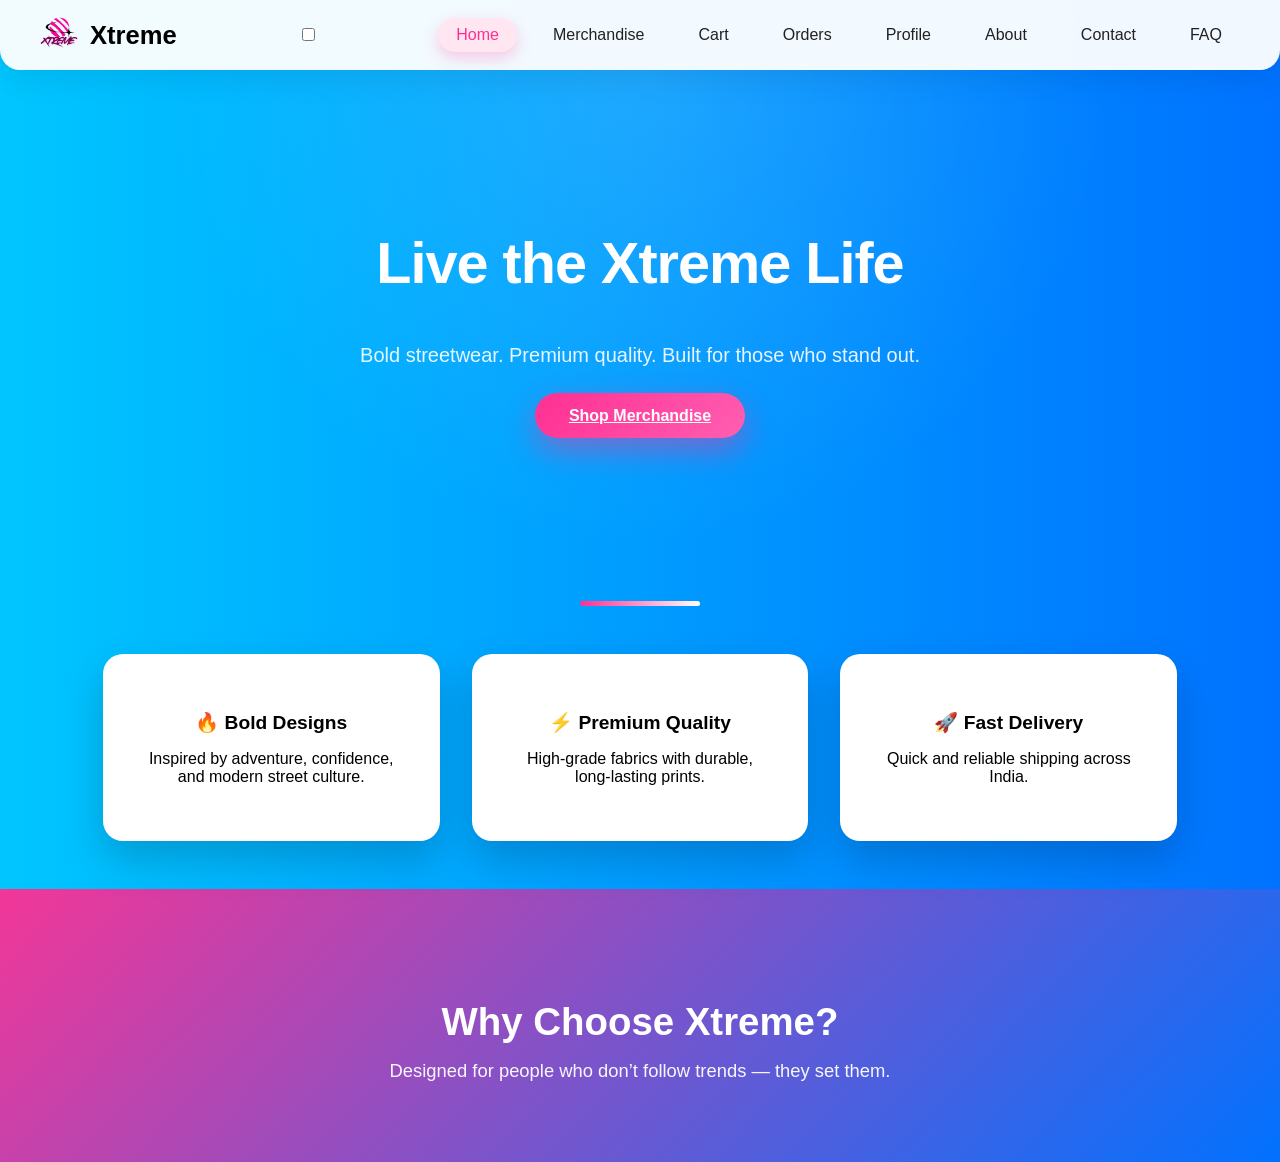
<file: index.html>
<!DOCTYPE html>
<html lang="en">
<head>
  <meta charset="UTF-8">
  <title>Xtreme | Home</title>
  <link rel="stylesheet" href="style.css">
</head>
<body>

<header>
<div class="brand logo-tilt">
  <img src="images/xtreme-logo.png" class="logo-img" alt="Xtreme Logo">
  <h1>Xtreme</h1>
</div>

<label class="theme-switch">
  <input type="checkbox" id="theme-toggle">
  <span class="switch-track">
    <span class="switch-thumb"></span>
  </span>
</label>


  <nav>
    <a href="index.html" class="nav-link">Home</a>
    <a href="merchandise.html" class="nav-link">Merchandise</a>
    <a href="cart.html" class="nav-link">Cart</a>
    <a href="orders.html" class="nav-link">Orders</a>
    <a href="profile.html" class="nav-link">Profile</a>
    <a href="about.html" class="nav-link">About</a>
    <a href="contact.html" class="nav-link">Contact</a>
    <a href="faq.html" class="nav-link">FAQ</a>
</nav>

</header>

<!-- HERO SECTION -->
<section class="hero">
  <h1>Live the Xtreme Life</h1>
  <p>
    Bold streetwear. Premium quality.  
    Built for those who stand out.
  </p>
  <a href="merchandise.html" class="btn">Shop Merchandise</a>
</section>

<!-- DIVIDER -->
<div class="divider"></div>

<!-- FEATURES -->
<section class="features">
  <div class="feature-card">
    <h3>🔥 Bold Designs</h3>
    <p>
      Inspired by adventure, confidence, and modern street culture.
    </p>
  </div>

  <div class="feature-card">
    <h3>⚡ Premium Quality</h3>
    <p>
      High-grade fabrics with durable, long-lasting prints.
    </p>
  </div>

  <div class="feature-card">
    <h3>🚀 Fast Delivery</h3>
    <p>
      Quick and reliable shipping across India.
    </p>
  </div>
</section>

<!-- BRAND STRIP -->
<section class="highlight-strip">
  <h2>Why Choose Xtreme?</h2>
  <p>
    Designed for people who don’t follow trends — they set them.
  </p>
</section>

<script src="script.js"></script>
</body>
</html>
</file>
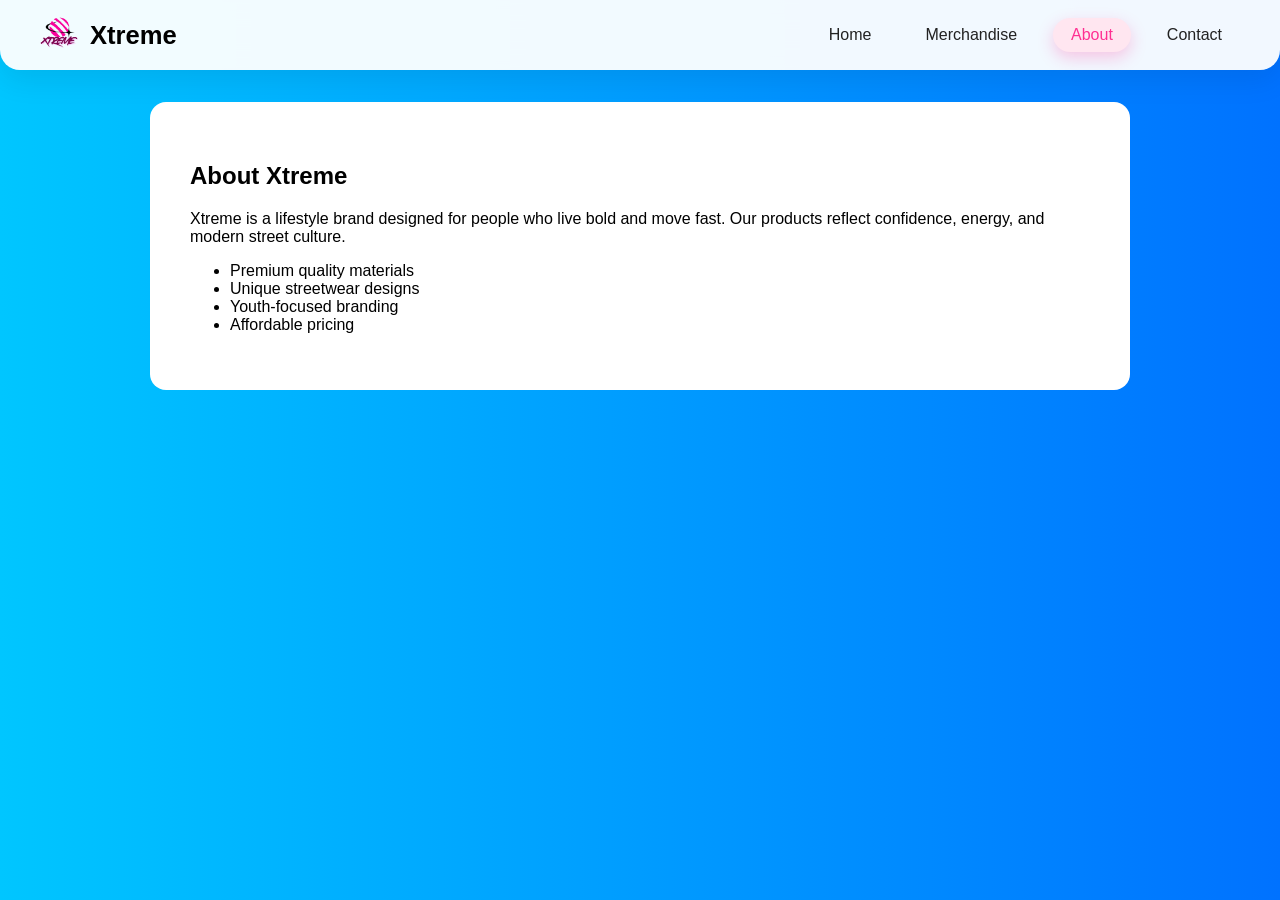
<file: about.html>
<!DOCTYPE html>
<html lang="en">
<head>
  <meta charset="UTF-8">
  <title>Xtreme | About</title>
  <link rel="stylesheet" href="style.css">
</head>
<body>

<header>
  <div class="brand">
    <img src="images/xtreme-logo.png" class="logo-img">
    <h1>Xtreme</h1>
  </div>
  <nav>
    <a href="index.html" class="nav-link">Home</a>
    <a href="merchandise.html" class="nav-link">Merchandise</a>
    <a href="about.html" class="nav-link">About</a>
    <a href="contact.html" class="nav-link">Contact</a>
  </nav>
</header>

<div class="page">
  <h2>About Xtreme</h2>
  <p>
    Xtreme is a lifestyle brand designed for people who live bold and move fast.
    Our products reflect confidence, energy, and modern street culture.
  </p>

  <ul>
    <li>Premium quality materials</li>
    <li>Unique streetwear designs</li>
    <li>Youth-focused branding</li>
    <li>Affordable pricing</li>
  </ul>
</div>

<script src="script.js"></script>
</body>
</html>
</file>
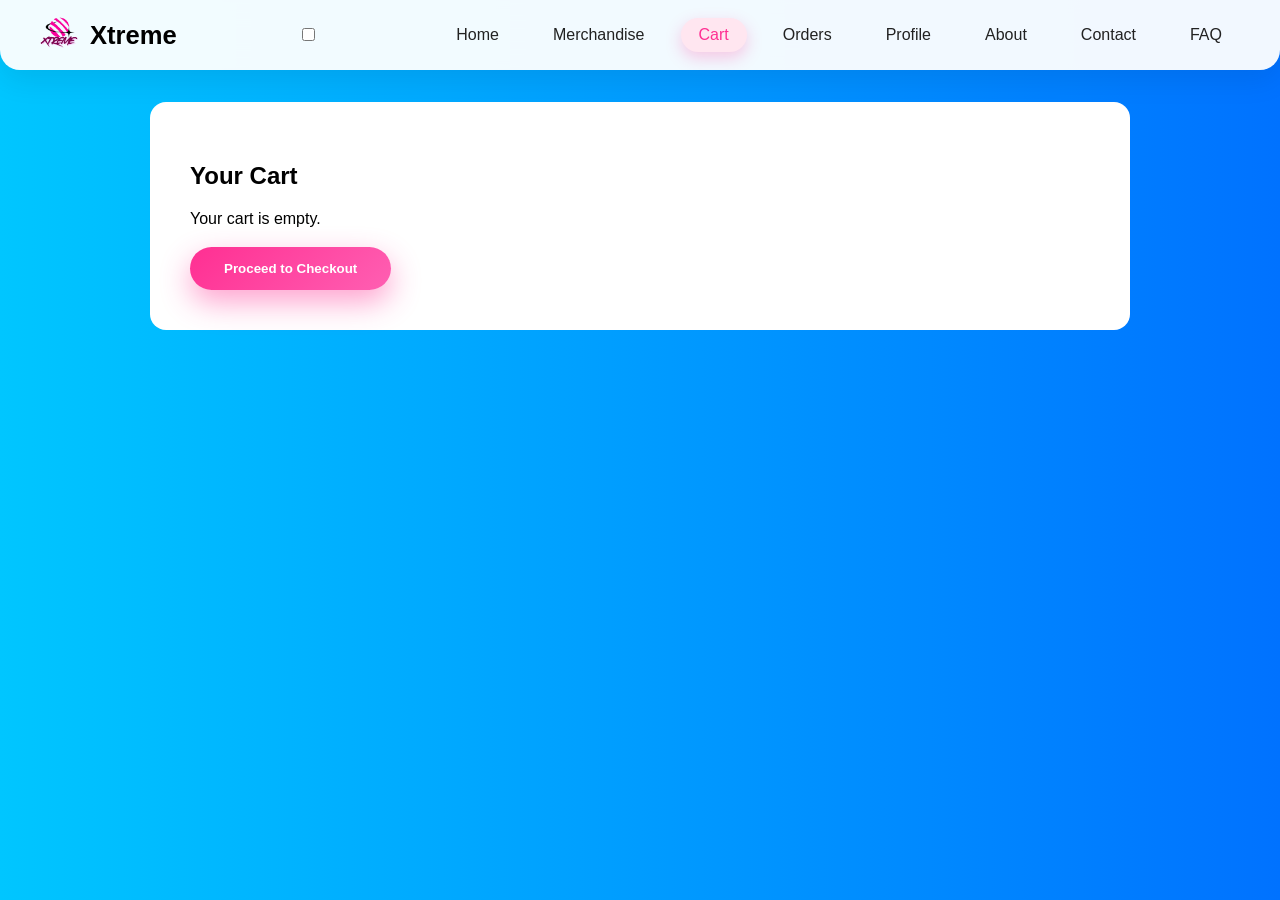
<file: cart.html>
<!DOCTYPE html>
<html lang="en">
<head>
  <meta charset="UTF-8">
  <title>Xtreme | Cart</title>
  <link rel="stylesheet" href="style.css">
</head>
<body>

<header>
<div class="brand logo-tilt">
  <img src="images/xtreme-logo.png" class="logo-img" alt="Xtreme Logo">
  <h1>Xtreme</h1>
</div>
<label class="theme-switch">
  <input type="checkbox" id="theme-toggle">
  <span class="switch-track">
    <span class="switch-thumb"></span>
  </span>
</label>


  <nav>
    <a href="index.html" class="nav-link">Home</a>
    <a href="merchandise.html" class="nav-link">Merchandise</a>
    <a href="cart.html" class="nav-link">Cart</a>
    <a href="orders.html" class="nav-link">Orders</a>
    <a href="profile.html" class="nav-link">Profile</a>
    <a href="about.html" class="nav-link">About</a>
    <a href="contact.html" class="nav-link">Contact</a>
    <a href="faq.html" class="nav-link">FAQ</a>
</nav>
</header>

<div class="page">
  <h2>Your Cart</h2>

  <!-- Cart items rendered by script.js -->
  <div id="cart-items"></div>

  <!-- Total price -->
  <h3 id="cart-total"></h3>

  <!-- Checkout button -->
  <button class="btn" onclick="checkout()">Proceed to Checkout</button>
</div>

<script src="script.js"></script>
</body>
</html>
</file>
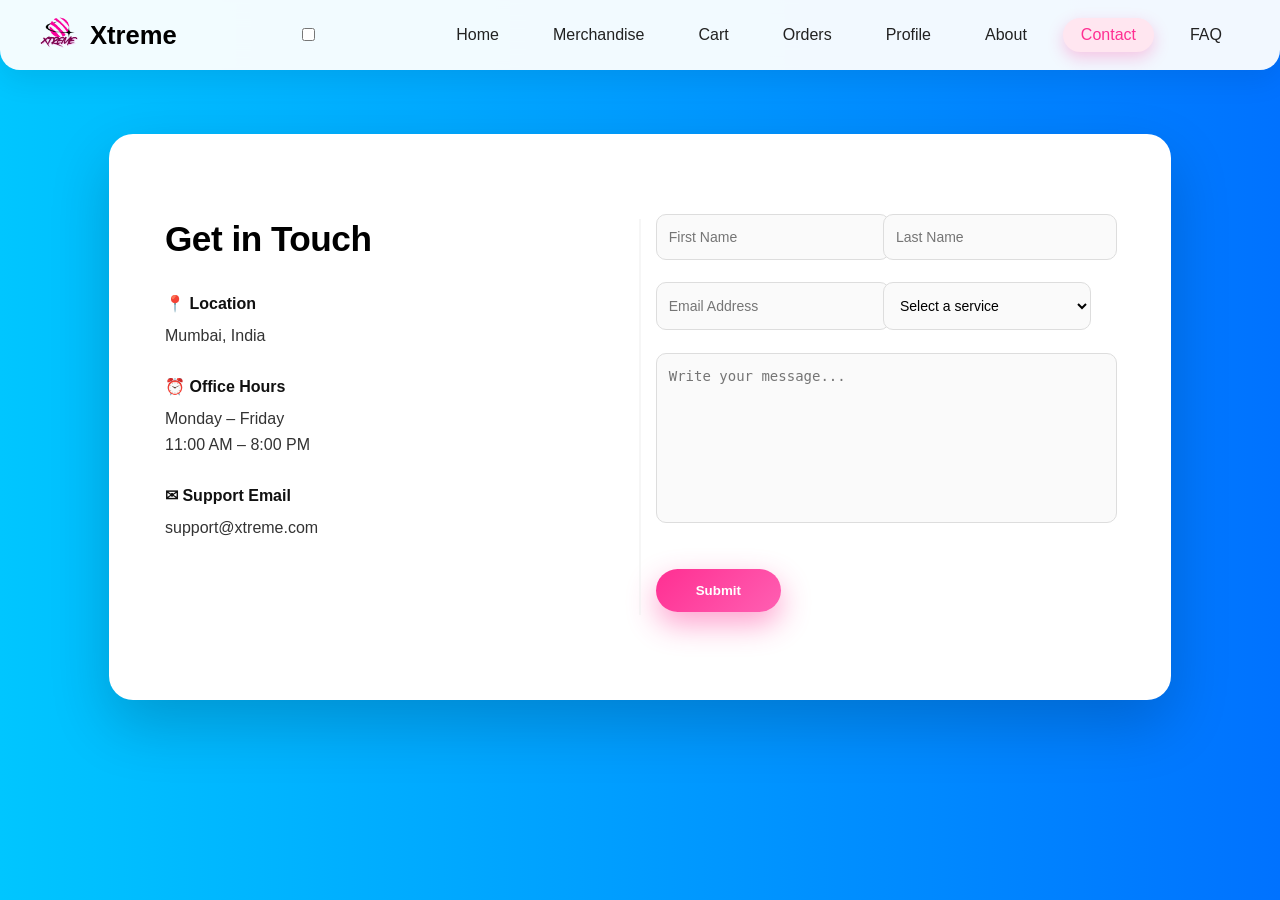
<file: contact.html>
<!DOCTYPE html>
<html lang="en">
<head>
  <meta charset="UTF-8">
  <title>Xtreme | Contact</title>
  <link rel="stylesheet" href="style.css">
</head>
<body>

<header>
  <div class="brand logo-tilt">
    <img src="images/xtreme-logo.png" class="logo-img" alt="Xtreme Logo">
    <h1>Xtreme</h1>
  </div>
<label class="theme-switch">
  <input type="checkbox" id="theme-toggle">
  <span class="switch-track">
    <span class="switch-thumb"></span>
  </span>
</label>


  <nav>
    <a href="index.html" class="nav-link">Home</a>
    <a href="merchandise.html" class="nav-link">Merchandise</a>
    <a href="cart.html" class="nav-link">Cart</a>
    <a href="orders.html" class="nav-link">Orders</a>
    <a href="profile.html" class="nav-link">Profile</a>
    <a href="about.html" class="nav-link">About</a>
    <a href="contact.html" class="nav-link">Contact</a>
    <a href="faq.html" class="nav-link">FAQ</a>
</nav>
</header>

<!-- CONTACT CARD -->
<section class="contact-container">

  <!-- LEFT INFO -->
 <div class="contact-info">
  <h2>Get in Touch</h2>

  <p class="label">📍 Location</p>
  <p>Mumbai, India</p>

  <p class="label">⏰ Office Hours</p>
  <p>
    Monday – Friday<br>
    11:00 AM – 8:00 PM
  </p>

  <p class="label">✉ Support Email</p>
  <p>support@xtreme.com</p>
</div>

  <!-- RIGHT FORM -->
  <form class="contact-form">
    <div class="form-row">
      <input type="text" placeholder="First Name" required>
      <input type="text" placeholder="Last Name" required>
    </div>

    <div class="form-row">
      <input type="email" placeholder="Email Address" required>
      <select required>
        <option value="">Select a service</option>
        <option>Merchandise</option>
        <option>Support</option>
        <option>Collaboration</option>
      </select>
    </div>

    <textarea rows="5" placeholder="Write your message..." required></textarea>

    <button type="submit" class="btn">Submit</button>
  </form>

</section>

<script src="script.js"></script>
</body>
</html>
</file>
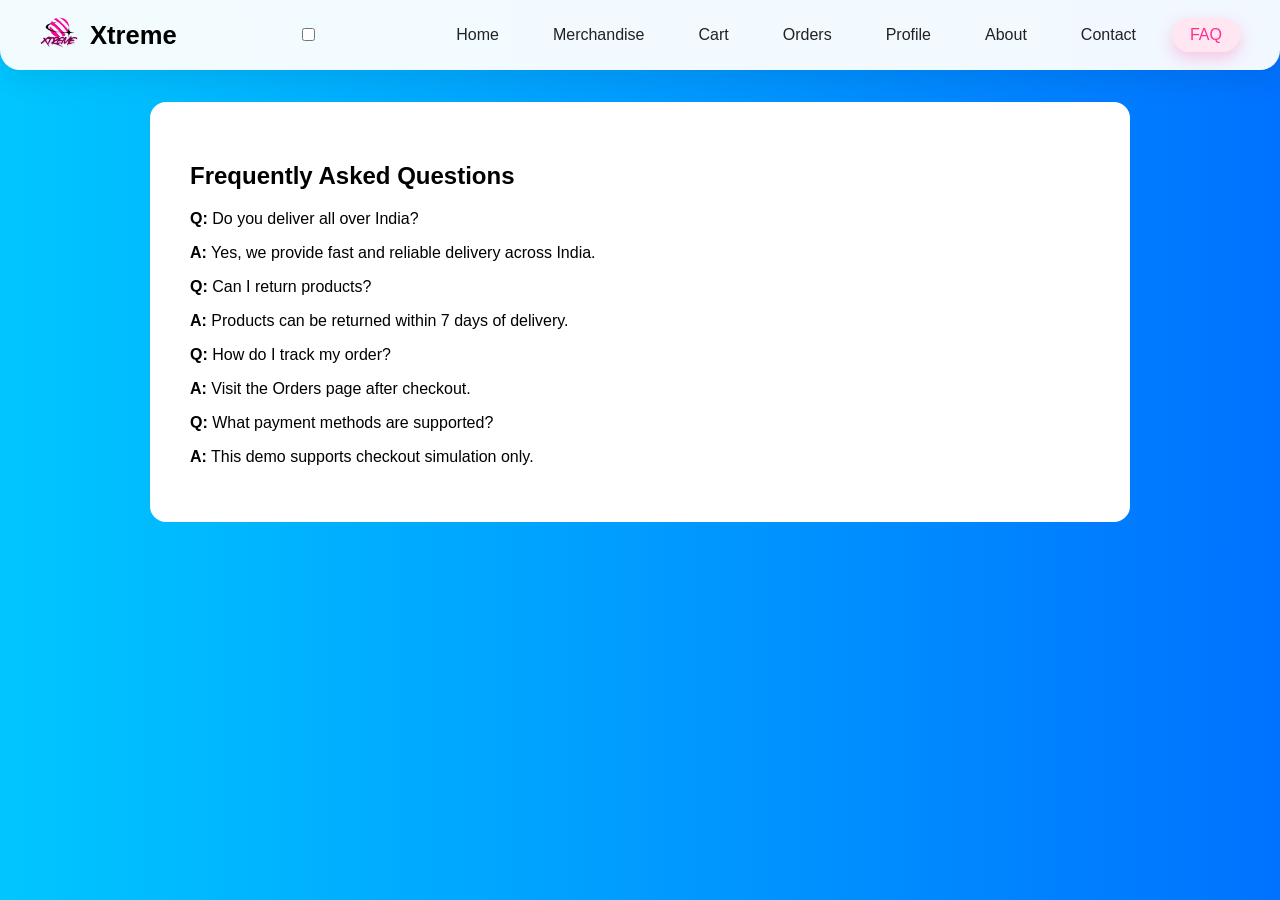
<file: faq.html>
<!DOCTYPE html>
<html lang="en">
<head>
  <meta charset="UTF-8">
  <title>Xtreme | FAQ</title>
  <link rel="stylesheet" href="style.css">
</head>
<body>

<header>
  <div class="brand logo-tilt">
    <img src="images/xtreme-logo.png" class="logo-img" alt="Xtreme Logo">
    <h1>Xtreme</h1>
  </div>

  <!-- Theme Toggle -->
  <label class="theme-switch">
    <input type="checkbox" id="theme-toggle">
    <span class="switch-track">
      <span class="switch-thumb"></span>
    </span>
  </label>

  <nav>
    <a href="index.html" class="nav-link">Home</a>
    <a href="merchandise.html" class="nav-link">Merchandise</a>
    <a href="cart.html" class="nav-link">Cart</a>
    <a href="orders.html" class="nav-link">Orders</a>
    <a href="profile.html" class="nav-link">Profile</a>
    <a href="about.html" class="nav-link">About</a>
    <a href="contact.html" class="nav-link">Contact</a>
    <a href="faq.html" class="nav-link">FAQ</a>
</nav>
</header>

<div class="page">
  <h2>Frequently Asked Questions</h2>

  <p><b>Q:</b> Do you deliver all over India?</p>
  <p><b>A:</b> Yes, we provide fast and reliable delivery across India.</p>

  <p><b>Q:</b> Can I return products?</p>
  <p><b>A:</b> Products can be returned within 7 days of delivery.</p>

  <p><b>Q:</b> How do I track my order?</p>
  <p><b>A:</b> Visit the Orders page after checkout.</p>

  <p><b>Q:</b> What payment methods are supported?</p>
  <p><b>A:</b> This demo supports checkout simulation only.</p>
</div>

<script src="script.js"></script>
</body>
</html>
</file>
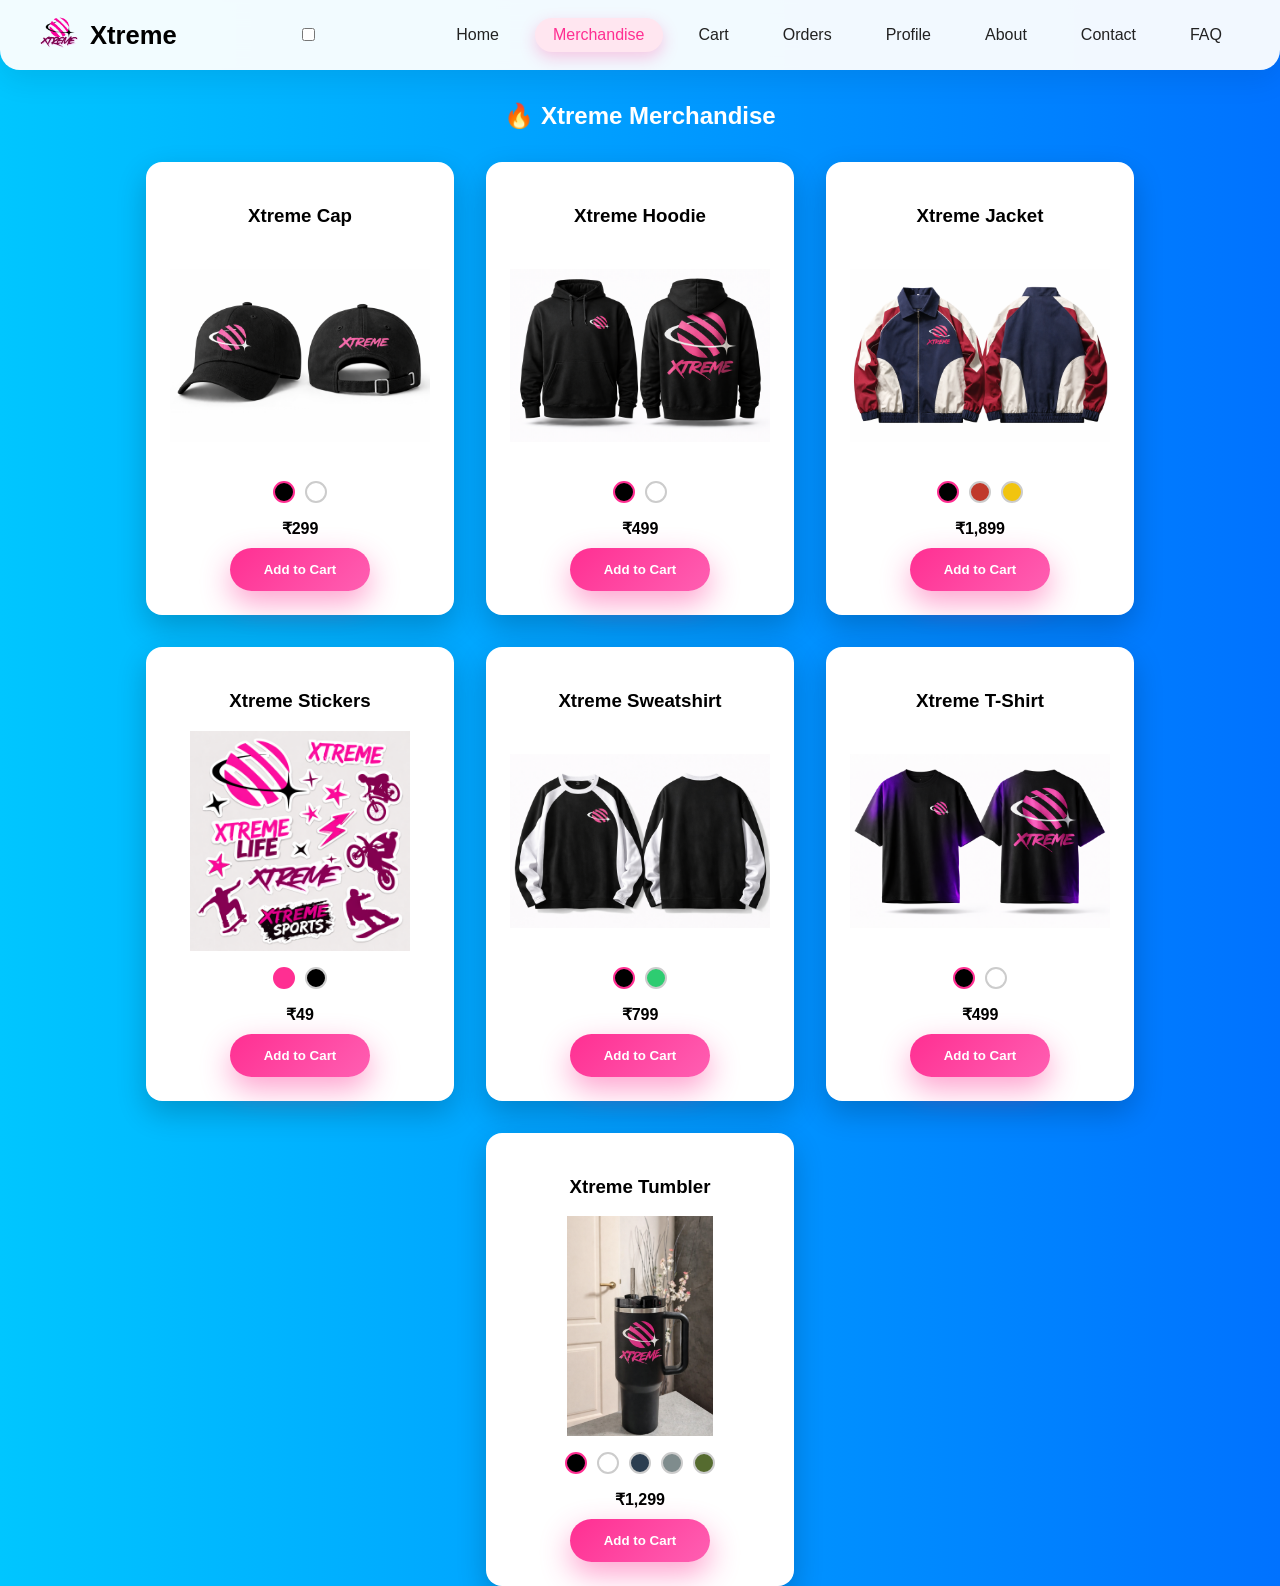
<file: merchandise.html>
<!DOCTYPE html>
<html lang="en">
<head>
  <meta charset="UTF-8">
  <title>Xtreme | Merchandise</title>
  <link rel="stylesheet" href="style.css">
</head>
<body>

<header>
<div class="brand logo-tilt">
  <img src="images/xtreme-logo.png" class="logo-img" alt="Xtreme Logo">
  <h1>Xtreme</h1>
</div>
<label class="theme-switch">
  <input type="checkbox" id="theme-toggle">
  <span class="switch-track">
    <span class="switch-thumb"></span>
  </span>
</label>



  <nav>
    <a href="index.html" class="nav-link">Home</a>
    <a href="merchandise.html" class="nav-link">Merchandise</a>
    <a href="cart.html" class="nav-link">Cart</a>
    <a href="orders.html" class="nav-link">Orders</a>
    <a href="profile.html" class="nav-link">Profile</a>
    <a href="about.html" class="nav-link">About</a>
    <a href="contact.html" class="nav-link">Contact</a>
    <a href="faq.html" class="nav-link">FAQ</a>
</nav>
</header>

<h2 class="section-title">🔥 Xtreme Merchandise</h2>

<div class="product-grid">

  <!-- CAP -->
  <div class="product-card">
    <h3>Xtreme Cap</h3>
    <img id="cap-img" src="images/cap_black.png" class="product-img">
    <div class="color-options">
      <button class="color black active"
        onclick="changeProduct('cap-img','cap_black.png',this)"></button>
      <button class="color white"
        onclick="changeProduct('cap-img','cap_white.png',this)"></button>
    </div>
    <p class="price">₹299</p>
    <button class="btn"
      onclick="addToCart(
        'Xtreme Cap',
        299,
        document.getElementById('cap-img').src,
        getSelectedColor(this)
      )">
      Add to Cart
    </button>
  </div>

  <!-- HOODIE -->
  <div class="product-card">
    <h3>Xtreme Hoodie</h3>
    <img id="hoodie-img" src="images/hoodie_black.png" class="product-img">
    <div class="color-options">
      <button class="color black active"
        onclick="changeProduct('hoodie-img','hoodie_black.png',this)"></button>
      <button class="color white"
        onclick="changeProduct('hoodie-img','hoodie_white.png',this)"></button>
    </div>
    <p class="price">₹499</p>
    <button class="btn"
      onclick="addToCart(
        'Xtreme Hoodie',
        499,
        document.getElementById('hoodie-img').src,
        getSelectedColor(this)
      )">
      Add to Cart
    </button>
  </div>

  <!-- JACKET -->
  <div class="product-card">
    <h3>Xtreme Jacket</h3>
    <img id="jacket-img" src="images/Jacket1.png" class="product-img">
    <div class="color-options">
      <button class="color black active"
        onclick="changeProduct('jacket-img','Jacket1.png',this)"></button>
      <button class="color red"
        onclick="changeProduct('jacket-img','Jacket2.png',this)"></button>
      <button class="color yellow"
        onclick="changeProduct('jacket-img','Jacket3.png',this)"></button>
    </div>
    <p class="price">₹1,899</p>
    <button class="btn"
      onclick="addToCart(
        'Xtreme Jacket',
        1899,
        document.getElementById('jacket-img').src,
        getSelectedColor(this)
      )">
      Add to Cart
    </button>
  </div>

  <!-- STICKERS -->
  <div class="product-card">
    <h3>Xtreme Stickers</h3>
    <img id="sticker-img" src="images/Sticker_1.png" class="product-img">
    <div class="color-options">
      <button class="color pink active"
        onclick="changeProduct('sticker-img','Sticker_1.png',this)"></button>
      <button class="color black"
        onclick="changeProduct('sticker-img','Sticker_2.png',this)"></button>
    </div>
    <p class="price">₹49</p>
    <button class="btn"
      onclick="addToCart(
        'Xtreme Stickers',
        49,
        document.getElementById('sticker-img').src,
        getSelectedColor(this)
      )">
      Add to Cart
    </button>
  </div>

  <!-- SWEATSHIRT -->
  <div class="product-card">
    <h3>Xtreme Sweatshirt</h3>
    <img id="sweat-img" src="images/Sweatshirt_BW.png" class="product-img">
    <div class="color-options">
      <button class="color black active"
        onclick="changeProduct('sweat-img','Sweatshirt_BW.png',this)"></button>
      <button class="color green"
        onclick="changeProduct('sweat-img','Sweatshirt_GW.png',this)"></button>
    </div>
    <p class="price">₹799</p>
    <button class="btn"
      onclick="addToCart(
        'Xtreme Sweatshirt',
        799,
        document.getElementById('sweat-img').src,
        getSelectedColor(this)
      )">
      Add to Cart
    </button>
  </div>

  <!-- T-SHIRT -->
  <div class="product-card">
    <h3>Xtreme T-Shirt</h3>
    <img id="tee-img" src="images/tshirt_black.png" class="product-img">
    <div class="color-options">
      <button class="color black active"
        onclick="changeProduct('tee-img','tshirt_black.png',this)"></button>
      <button class="color white"
        onclick="changeProduct('tee-img','tshirt_White.png',this)"></button>
    </div>
    <p class="price">₹499</p>
    <button class="btn"
      onclick="addToCart(
        'Xtreme T-Shirt',
        499,
        document.getElementById('tee-img').src,
        getSelectedColor(this)
      )">
      Add to Cart
    </button>
  </div>

  <!-- TUMBLER -->
  <div class="product-card">
    <h3>Xtreme Tumbler</h3>
    <img id="tumbler-img" src="images/tumbler_black.png" class="product-img">
    <div class="color-options">
      <button class="color black active"
        onclick="changeProduct('tumbler-img','tumbler_black.png',this)"></button>
      <button class="color white"
        onclick="changeProduct('tumbler-img','tumbler_mattewhite.png',this)"></button>
      <button class="color blue"
        onclick="changeProduct('tumbler-img','tumbler_midnightblue.png',this)"></button>
      <button class="color grey"
        onclick="changeProduct('tumbler-img','tumbler_gunmetalgrey.png',this)"></button>
      <button class="color olive"
        onclick="changeProduct('tumbler-img','tumbler_olivegreen.png',this)"></button>
    </div>
    <p class="price">₹1,299</p>
    <button class="btn"
      onclick="addToCart(
        'Xtreme Tumbler',
        1299,
        document.getElementById('tumbler-img').src,
        getSelectedColor(this)
      )">
      Add to Cart
    </button>
  </div>

</div>

<script src="script.js"></script>
</body>
</html>
</file>
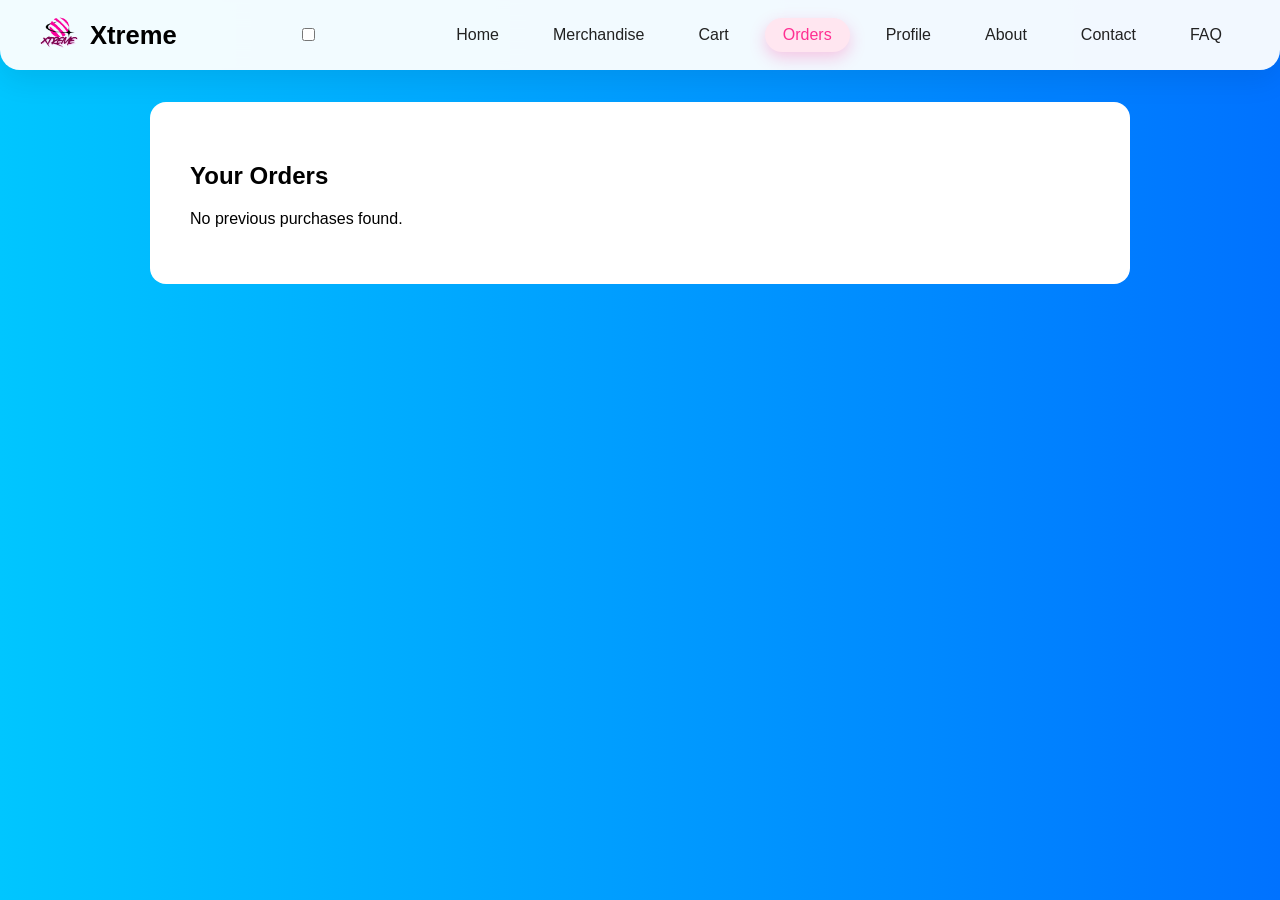
<file: orders.html>
<!DOCTYPE html>
<html lang="en">
<head>
  <meta charset="UTF-8">
  <title>Xtreme | Orders</title>
  <link rel="stylesheet" href="style.css">
</head>
<body>

<header>
  <div class="brand logo-tilt">
    <img src="images/xtreme-logo.png" class="logo-img" alt="Xtreme Logo">
    <h1>Xtreme</h1>
  </div>

  <!-- Theme Toggle -->
  <label class="theme-switch">
    <input type="checkbox" id="theme-toggle">
    <span class="switch-track">
      <span class="switch-thumb"></span>
    </span>
  </label>

  <nav>
    <a href="index.html" class="nav-link">Home</a>
    <a href="merchandise.html" class="nav-link">Merchandise</a>
    <a href="cart.html" class="nav-link">Cart</a>
    <a href="orders.html" class="nav-link">Orders</a>
    <a href="profile.html" class="nav-link">Profile</a>
    <a href="about.html" class="nav-link">About</a>
    <a href="contact.html" class="nav-link">Contact</a>
    <a href="faq.html" class="nav-link">FAQ</a>
</nav>
</header>

<div class="page">
  <h2>Your Orders</h2>
  <div id="orders-list"></div>
</div>

<script src="script.js"></script>
<script>
  const orders = JSON.parse(localStorage.getItem("orders")) || [];
  const list = document.getElementById("orders-list");

  if (orders.length === 0) {
    list.innerHTML = "<p>No previous purchases found.</p>";
  } else {
    orders.forEach((order, index) => {
      let items = order.items.map(
        item => `<li>${item.name} – ₹${item.price}</li>`
      ).join("");

      list.innerHTML += `
        <div style="margin-bottom:20px">
          <h3>Order #${index + 1}</h3>
          <ul>${items}</ul>
          <p><b>Total:</b> ₹${order.total}</p>
          <hr>
        </div>
      `;
    });
  }
</script>

</body>
</html>
</file>
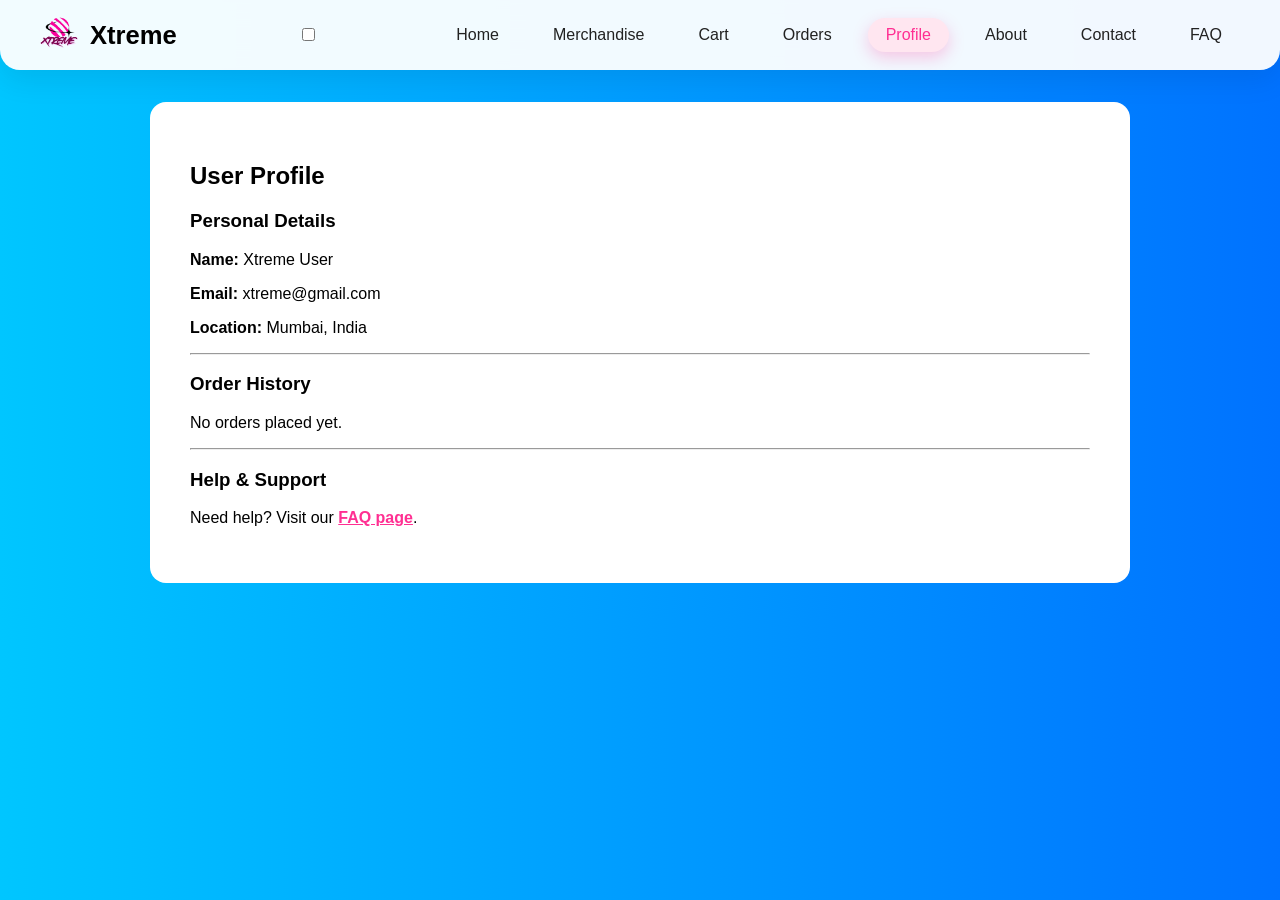
<file: profile.html>
<!DOCTYPE html>
<html lang="en">
<head>
  <meta charset="UTF-8">
  <title>Xtreme | Profile</title>
  <link rel="stylesheet" href="style.css">
</head>
<body>

<header>
  <div class="brand logo-tilt">
    <img src="images/xtreme-logo.png" class="logo-img" alt="Xtreme Logo">
    <h1>Xtreme</h1>
  </div>

  <!-- Theme Toggle -->
  <label class="theme-switch">
    <input type="checkbox" id="theme-toggle">
    <span class="switch-track">
      <span class="switch-thumb"></span>
    </span>
  </label>

  <nav>
    <a href="index.html" class="nav-link">Home</a>
    <a href="merchandise.html" class="nav-link">Merchandise</a>
    <a href="cart.html" class="nav-link">Cart</a>
    <a href="orders.html" class="nav-link">Orders</a>
    <a href="profile.html" class="nav-link">Profile</a>
    <a href="about.html" class="nav-link">About</a>
    <a href="contact.html" class="nav-link">Contact</a>
    <a href="faq.html" class="nav-link">FAQ</a>
</nav>
</header>

<div class="page">
  <h2>User Profile</h2>

  <h3>Personal Details</h3>
  <p><b>Name:</b> Xtreme User</p>
  <p><b>Email:</b> xtreme@gmail.com</p>
  <p><b>Location:</b> Mumbai, India</p>

  <hr>

  <h3>Order History</h3>
  <div id="order-history"></div>

  <hr>

  <h3>Help & Support</h3>
  <p>
    Need help? Visit our
    <a href="faq.html" style="color:#ff2f92;font-weight:600;">FAQ page</a>.
  </p>
</div>

<script src="script.js"></script>
<script>
  const orders = JSON.parse(localStorage.getItem("orders")) || [];
  const orderDiv = document.getElementById("order-history");

  if (orders.length === 0) {
    orderDiv.innerHTML = "<p>No orders placed yet.</p>";
  } else {
    orders.forEach((order, index) => {
      orderDiv.innerHTML += `
        <p>
          <b>Order #${index + 1}</b><br>
          Items: ${order.items.length}<br>
          Total: ₹${order.total}
        </p>
        <hr>
      `;
    });
  }
</script>

</body>
</html>
</file>
<file: style.css>
/* =========================
   GLOBAL
========================= */
body {
  margin: 0;
  font-family: Arial, sans-serif;
  background: linear-gradient(to right, #00c6ff, #0072ff);
}

/* =========================
   HEADER / NAVBAR
========================= */
header {
  position: sticky;
  top: 0;
  z-index: 100;
  background: rgba(255, 255, 255, 0.95);
  backdrop-filter: blur(12px);
  padding: 1rem 2.5rem;
  display: flex;
  justify-content: space-between;
  align-items: center;
  box-shadow: 0 10px 30px rgba(0,0,0,0.08);
  border-radius: 0 0 20px 20px;
}

.brand {
  display: flex;
  align-items: center;
  gap: 12px;
}

.brand h1 {
  font-size: 1.6rem;
  font-weight: 700;
  margin: 0;
}

.logo-img {
  width: 38px;
}

nav {
  display: flex;
  gap: 18px;
}

nav a {
  text-decoration: none;
  color: #222;
  padding: 8px 18px;
  border-radius: 999px;
  font-weight: 500;
  transition: all 0.3s ease;
}

nav a:hover {
  background: #fff0f7;
  color: #ff2f92;
}

nav a.active {
  background: #ffe6f0;
  color: #ff2f92;
  box-shadow: 0 6px 16px rgba(255,47,146,0.25);
}

/* =========================
   BUTTON
========================= */
.btn {
  background: linear-gradient(135deg, #ff2f92, #ff5fb2);
  padding: 14px 34px;
  color: white;
  border-radius: 999px;
  font-weight: bold;
  border: none;
  cursor: pointer;
  box-shadow: 0 12px 30px rgba(255,47,146,0.45);
  transition: transform 0.25s ease, box-shadow 0.25s ease;
}

.btn:hover {
  transform: translateY(-3px);
  box-shadow: 0 18px 40px rgba(255,47,146,0.6);
}

/* =========================
   ANIMATIONS
========================= */
@keyframes fadeUp {
  from {
    opacity: 0;
    transform: translateY(30px);
  }
  to {
    opacity: 1;
    transform: translateY(0);
  }
}

/* =========================
   HERO
========================= */
.hero {
  text-align: center;
  padding: 7rem 2rem;
  color: white;
  background: radial-gradient(
    circle at top,
    rgba(255,255,255,0.12),
    transparent 60%
  );
  animation: fadeUp 1s ease-out;
}

.hero h1 {
  font-size: 3.6rem;
  font-weight: 800;
  letter-spacing: -1px;
}

.hero p {
  font-size: 1.25rem;
  opacity: 0.9;
  max-width: 600px;
  margin: 1.2rem auto 2.5rem;
}

/* =========================
   DIVIDER (HOME)
========================= */
.divider {
  width: 120px;
  height: 5px;
  background: linear-gradient(to right, #ff2f92, #ffffff);
  margin: 4rem auto 3rem;
  border-radius: 10px;
}

/* =========================
   FEATURES
========================= */
.features {
  display: flex;
  gap: 2rem;
  justify-content: center;
  margin: 3rem;
  flex-wrap: wrap;
}

.feature-card {
  background: white;
  padding: 2.4rem;
  border-radius: 20px;
  width: 260px;
  text-align: center;
  box-shadow: 0 18px 40px rgba(0,0,0,0.18);
  transition: transform 0.3s ease, box-shadow 0.3s ease;
}

.feature-card:hover {
  transform: translateY(-10px);
  box-shadow: 0 28px 60px rgba(0,0,0,0.28);
}

.feature-card h3 {
  font-size: 1.2rem;
  margin-bottom: 0.6rem;
}

/* =========================
   HIGHLIGHT STRIP (HOME)
========================= */
.highlight-strip {
  text-align: center;
  padding: 5rem 2rem;
  color: white;
  background: linear-gradient(
    135deg,
    rgba(255,47,146,0.95),
    rgba(0,114,255,0.95)
  );
}

.highlight-strip h2 {
  font-size: 2.4rem;
  margin-bottom: 1rem;
}

.highlight-strip p {
  font-size: 1.15rem;
  max-width: 600px;
  margin: auto;
  opacity: 0.95;
}

/* =========================
   PAGE CONTAINER
========================= */
.page {
  background: white;
  max-width: 900px;
  margin: 2rem auto;
  padding: 2.5rem;
  border-radius: 16px;
}

/* =========================
   MERCHANDISE
========================= */
.section-title {
  text-align: center;
  color: white;
  margin: 2rem 0;
}

.product-grid {
  display: flex;
  flex-wrap: wrap;
  gap: 2rem;
  justify-content: center;
}

.product-card {
  background: white;
  width: 260px;
  padding: 1.5rem;
  border-radius: 16px;
  text-align: center;
  box-shadow: 0 12px 30px rgba(0,0,0,0.2);
}

.product-img {
  width: 100%;
  height: 220px;
  object-fit: contain;
}

/* =========================
   COLOR OPTIONS
========================= */
.color-options {
  display: flex;
  justify-content: center;
  gap: 10px;
  margin: 12px 0;
}

.color {
  width: 22px;
  height: 22px;
  border-radius: 50%;
  border: 2px solid #ccc;
  cursor: pointer;
}

.color.black { background: black; }
.color.white { background: white; }
.color.red { background: #c0392b; }
.color.yellow { background: #f1c40f; }
.color.pink { background: #ff2f92; }
.color.green { background: #2ecc71; }
.color.blue { background: #2c3e50; }
.color.grey { background: #7f8c8d; }
.color.olive { background: #556b2f; }

.color.active {
  border: 2px solid #ff2f92;
}

.price {
  font-weight: bold;
  margin-bottom: 10px;
}

/* =========================
   CART
========================= */
.cart-item {
  display: grid;
  grid-template-columns: 90px 1fr auto;
  gap: 20px;
  align-items: center;
  margin-bottom: 20px;
}

.cart-img {
  width: 90px;
  height: 90px;
  object-fit: contain;
  background: #f7f7f7;
  border-radius: 12px;
  padding: 6px;
}

.cart-title {
  font-weight: bold;
}

.cart-color {
  display: flex;
  align-items: center;
  gap: 8px;
}

.color-dot.black { background: black; }
.color-dot.white { background: white; }
.color-dot.red { background: #c0392b; }
.color-dot.yellow { background: #f1c40f; }
.color-dot.pink { background: #ff2f92; }
.color-dot.green { background: #2ecc71; }
.color-dot.blue { background: #2c3e50; }
.color-dot.grey { background: #7f8c8d; }
.color-dot.olive { background: #556b2f; }

.color-dot {
  width: 14px;
  height: 14px;
  border-radius: 50%;
  border: 1px solid #ccc;
}

.remove-btn {
  background: transparent;
  border: none;
  font-size: 18px;
  cursor: pointer;
  color: #ff2f92;
}

/* =========================
   RESPONSIVE (MOBILE)
========================= */
@media (max-width: 768px) {
  header {
    flex-direction: column;
    gap: 12px;
  }

  .hero h1 {
    font-size: 2.6rem;
  }

  .features {
    margin: 2rem 1rem;
  }

  .cart-item {
    grid-template-columns: 1fr;
    text-align: center;
  }

  .contact-container {
    grid-template-columns: 1fr;
    padding: 2.5rem;
  }

  .form-row {
    grid-template-columns: 1fr;
  }

  .contact-form .btn {
    align-self: stretch;
    text-align: center;
  }

  .contact-container::before {
    display: none;
  }
}


/* =========================
   CONTACT FORM
========================= */
.contact-container {
  background: white;
  max-width: 950px;
  margin: 4rem auto;
  padding: 3.5rem;
  border-radius: 24px;
  display: grid;
  grid-template-columns: 1fr 1.2fr;
  gap: 4rem;
  box-shadow: 0 25px 60px rgba(0,0,0,0.18);
}

/* LEFT INFO */
.contact-info h2 {
  font-size: 2rem;
  margin-bottom: 2rem;
}

.contact-info .label {
  font-weight: 700;
  margin-top: 1.6rem;
  margin-bottom: 0.4rem;
  color: #111;
}

.contact-info p {
  margin: 0;
  color: #333;
  line-height: 1.6;
}

/* RIGHT FORM */
.contact-form {
  display: flex;
  flex-direction: column;
  gap: 1.4rem;
  padding-top: 0.4rem;
}

.form-row {
  display: grid;
  grid-template-columns: 1fr 1fr;
  gap: 1.2rem;
}

/* INPUTS */
.contact-form input,
.contact-form select,
.contact-form textarea {
  width: 100%;
  padding: 14px 12px;
  font-size: 14px;
  border-radius: 10px;
  border: 1px solid #ddd;
  outline: none;
  transition: border 0.2s ease, box-shadow 0.2s ease;
  background: #fafafa;
}

.contact-form textarea {
  min-height: 140px;
  resize: none;
}

/* FOCUS EFFECT */
.contact-form input:focus,
.contact-form select:focus,
.contact-form textarea:focus {
  border-color: #ff2f92;
  box-shadow: 0 0 0 3px rgba(255,47,146,0.15);
  background: white;
}

/* SUBMIT BUTTON */
.contact-form .btn {
  align-self: flex-start;
  margin-top: 0.8rem;
}
.contact-form .btn {
  margin-top: 1.2rem;
  padding-left: 40px;
  padding-right: 40px;
}
.contact-container {
  position: relative;
}

.contact-container::before {
  content: "";
  position: absolute;
  width: 1px;
  height: 70%;
  background: #eee;
  top: 15%;
  left: 50%;
  transform: translateX(-50%);
}
.contact-form {
  background: rgba(255, 255, 255, 0.6);
  border-radius: 18px;
  padding: 1.5rem 1.5rem 2rem;
}
.contact-info h2 {
  font-size: 2.2rem;
  font-weight: 800;
  letter-spacing: -0.5px;
}
.contact-form .btn {
  margin-top: 1.5rem;
}
</file>
